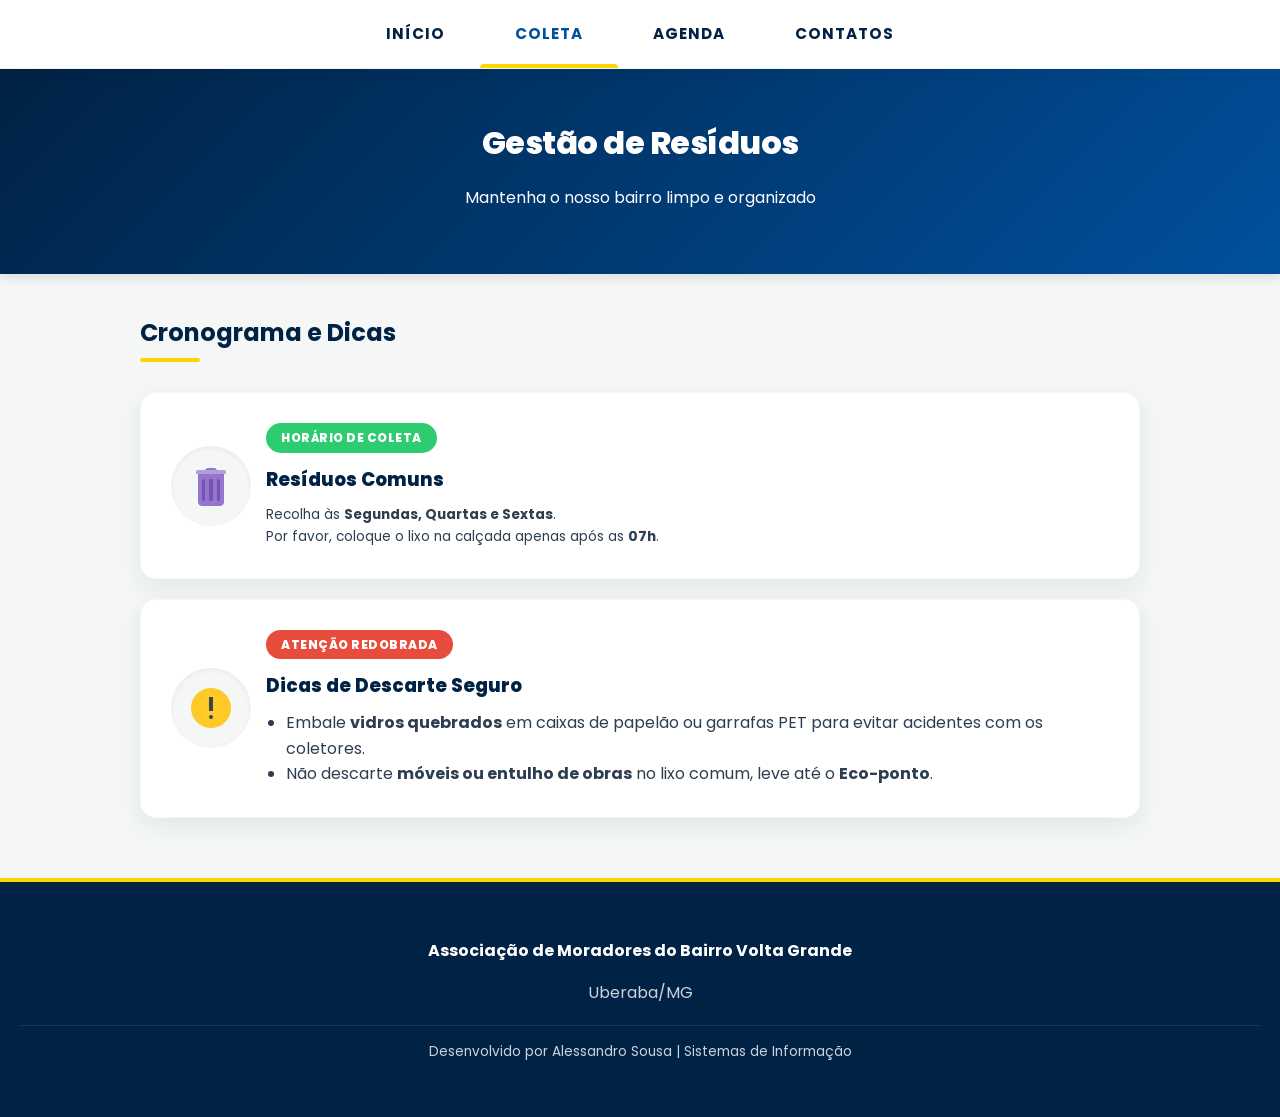
<file: pages/coleta.html>
<!DOCTYPE html>
<html lang="pt-br">

<head>
  <meta charset="UTF-8">
  <meta name="viewport" content="width=device-width, initial-scale=1.0">
  <meta name="description" content="Informações sobre o cronograma de coleta de lixo.">
  <title>Coleta de Lixo - Volta Grande</title>
  <link rel="stylesheet" href="../style.css">
  <link rel="icon" href="../assets/icon/PVG.ico" type="image/ico">

  <!-- Google tag (gtag.js) -->
  <script async src="https://www.googletagmanager.com/gtag/js?id=G-D2LFWP80M2"></script>
  <script>
    window.dataLayer = window.dataLayer || [];
    function gtag() { dataLayer.push(arguments); }
    gtag('js', new Date());

    gtag('config', 'G-D2LFWP80M2');
  </script>

</head>

<body>
  <!-- Menu de navegação principal -->
  <nav class="menu-principal">
    <ul>
      <li><a href="../index.html">Início</a></li>
      <li><a href="coleta.html" class="ativo">Coleta</a></li>
      <li><a href="agenda.html">Agenda</a></li>
      <li><a href="telefones.html">Contatos</a></li>
    </ul>


  </nav>

  <header>
    <h1>Gestão de Resíduos</h1>
    <p>Mantenha o nosso bairro limpo e organizado</p>
  </header>

  <main>
    <section class="agenda">
      <h2>Cronograma e Dicas</h2>

      <div class="lista-eventos lista-coleta">

        <div class="evento-card">
          <div class="evento-icone">
            <img src="../assets/icon/trash--v1.png" alt="Ícone de lixeira representando a coleta de lixo comum">
          </div>
          <div class="evento-info">
            <span class="data-badge" style="background-color: #2ecc71; color: #fff;">Horário de Coleta</span>
            <h3>Resíduos Comuns</h3>
            <p>Recolha às <strong>Segundas, Quartas e Sextas</strong>. <br> Por favor, coloque o lixo na calçada apenas
              após as <strong>07h</strong>.</p>
          </div>
        </div>

        <div class="evento-card">
          <div class="evento-icone">
            <img src="../assets/icon/box-important--v1.png"
              alt="Ícone de caixa com alerta representando dicas de descarte seguro">
          </div>
          <div class="evento-info">
            <span class="data-badge" style="background-color: #e74c3c; color: #fff;">Atenção Redobrada</span>
            <h3>Dicas de Descarte Seguro</h3>
            <ul style="margin: 10px 0 0 0; padding-left: 20px; color: var(--texto-principal);">
              <li>Embale <strong>vidros quebrados</strong> em caixas de papelão ou garrafas PET para evitar acidentes
                com os coletores.</li>
              <li>Não descarte <strong>móveis ou entulho de obras</strong> no lixo comum, leve até o
                <strong>Eco-ponto</strong>.
              </li>
            </ul>
          </div>
        </div>

      </div>
    </section>
  </main>

  <footer>
    <p><strong>Associação de Moradores do Bairro Volta Grande</strong></p>
    <p>Uberaba/MG</p>
    <p class="footer-autor">
      Desenvolvido por Alessandro Sousa | Sistemas de Informação
    </p>
  </footer>

</body>

</html>
</file>
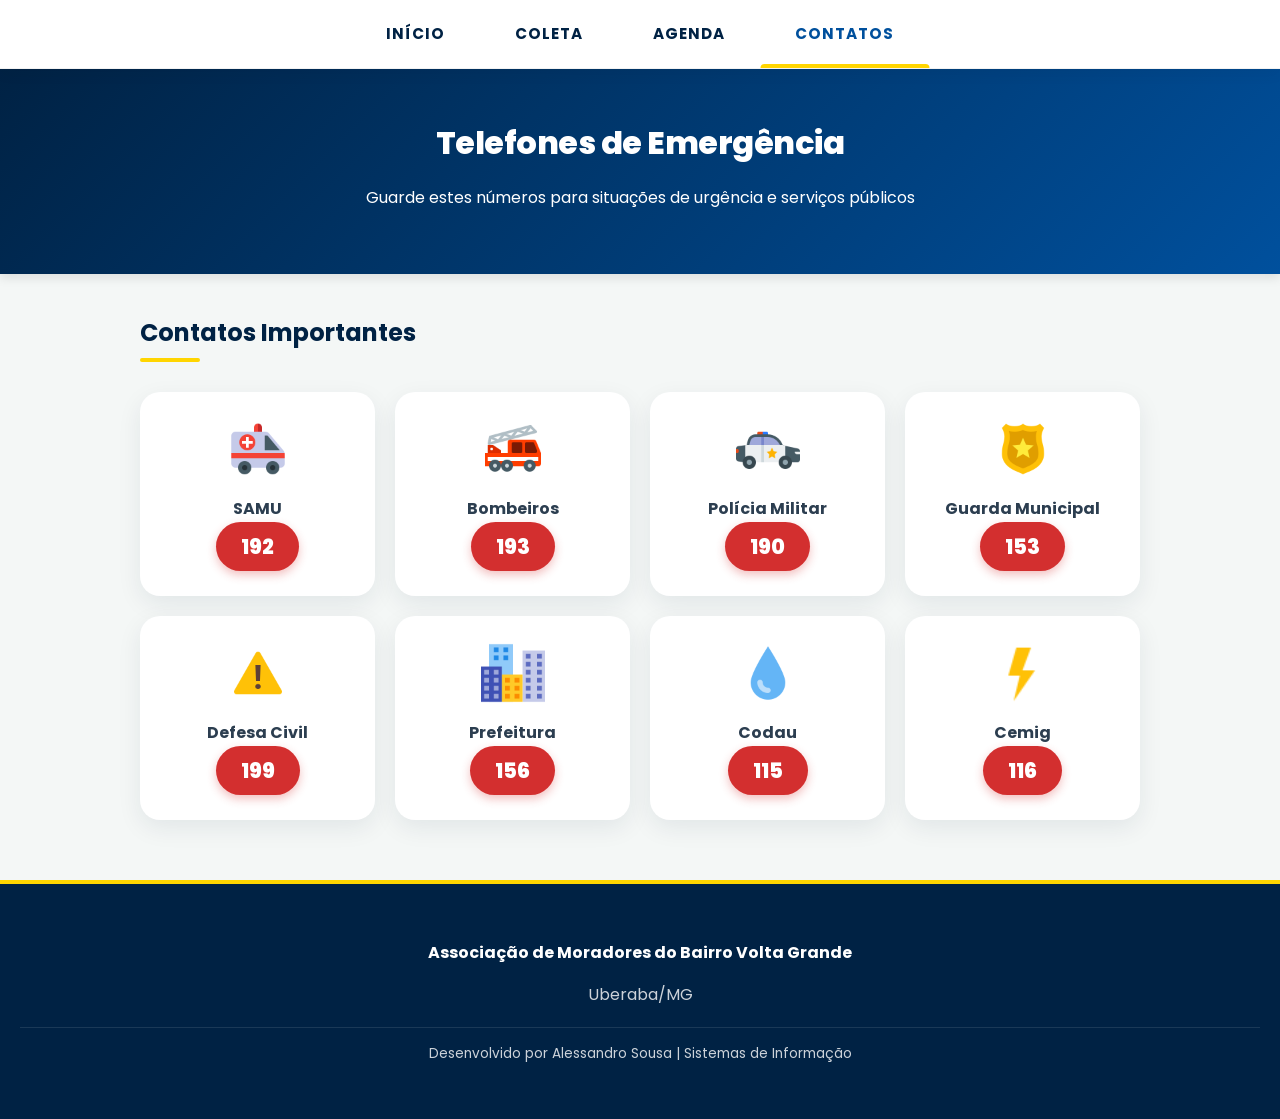
<file: pages/telefones.html>
<!DOCTYPE html>
<html lang="pt-br">

<head>
  <meta charset="UTF-8">
  <meta name="viewport" content="width=device-width, initial-scale=1.0">
  <meta name="description" content="Telefones úteis e de emergência.">

  <title>Telefones Úteis - Volta Grande</title>
  <link rel="stylesheet" href="../style.css">
  <link rel="icon" href="../assets/icon/PVG.ico" type="image/ico">

  <!-- Google tag (gtag.js) -->
  <script async src="https://www.googletagmanager.com/gtag/js?id=G-D2LFWP80M2"></script>
  <script>
    window.dataLayer = window.dataLayer || [];
    function gtag() { dataLayer.push(arguments); }
    gtag('js', new Date());

    gtag('config', 'G-D2LFWP80M2');
  </script>

</head>

<body>
  <!-- Menu de navegação principal -->
  <nav class="menu-principal">
    <ul>
      <li><a href="../index.html">Início</a></li>
      <li><a href="coleta.html">Coleta</a></li>
      <li><a href="agenda.html">Agenda</a></li>
      <li><a href="telefones.html" class="ativo">Contatos</a></li>
    </ul>

  </nav>

  <header>
    <h1>Telefones de Emergência</h1>
    <p>Guarde estes números para situações de urgência e serviços públicos</p>
  </header>

  <main>

    <section class="telefones-uteis">
      <h2>Contatos Importantes</h2>
      <div class="grid-telefones">

        <div class="tel-item">
          <img src="../assets/icon/ambulance.png" alt="Ícone de Ambulância do SAMU" class="icone-img">
          <strong>SAMU</strong>
          <a href="tel:192" title="Clique para ligar para o SAMU (192)"
            aria-label="Ligar para o SAMU no número 192">192</a>
        </div>

        <div class="tel-item">
          <img src="../assets/icon/fire-truck.png" alt="Ícone de Caminhão de Bombeiros" class="icone-img">
          <strong>Bombeiros</strong>
          <a href="tel:193" title="Clique para ligar para os Bombeiros (193)"
            aria-label="Ligar para o Corpo de Bombeiros no número 193">193</a>
        </div>

        <div class="tel-item">
          <img src="../assets/icon/police-car.png" alt="Ícone de Viatura Policial" class="icone-img">
          <strong>Polícia Militar</strong>
          <a href="tel:190" title="Clique para ligar para a Polícia Militar (190)"
            aria-label="Ligar para a Polícia Militar no número 190">190</a>
        </div>

        <div class="tel-item">
          <img src="../assets/icon/police-badge.png" alt="Ícone de Distintivo da Guarda" class="icone-img">
          <strong>Guarda Municipal</strong>
          <a href="tel:153" title="Clique para ligar para a Guarda Municipal (153)"
            aria-label="Ligar para a Guarda Municipal no número 153">153</a>
        </div>

        <div class="tel-item">
          <img src="../assets/icon/error--v1.png" alt="Ícone de Alerta da Defesa Civil" class="icone-img">
          <strong>Defesa Civil</strong>
          <a href="tel:199" title="Clique para ligar para a Defesa Civil (199)"
            aria-label="Ligar para a Defesa Civil no número 199">199</a>
        </div>

        <div class="tel-item">
          <img src="../assets/icon/city-buildings.png" alt="Ícone do Prédio da Prefeitura" class="icone-img">
          <strong>Prefeitura</strong>
          <a href="tel:156" title="Clique para ligar para a Prefeitura (156)"
            aria-label="Ligar para a central da Prefeitura no número 156">156</a>
        </div>

        <div class="tel-item">
          <img src="../assets/icon/water.png" alt="Ícone de Encanamento de Água" class="icone-img">
          <strong>Codau</strong>
          <a href="tel:115" title="Clique para ligar para o Codau (115)"
            aria-label="Ligar para a central de água Codau no número 115">115</a>
        </div>

        <div class="tel-item">
          <img src="../assets/icon/energia.png" alt="Ícone de Energia Elétrica" class="icone-img">
          <strong>Cemig</strong>
          <a href="tel:116" title="Clique para ligar para a Cemig (116)"
            aria-label="Ligar para a central de energia Cemig no número 116">116</a>
        </div>

      </div>
    </section>
  </main>

  <footer>
    <p><strong>Associação de Moradores do Bairro Volta Grande</strong></p>
    <p>Uberaba/MG</p>
    <p class="footer-autor">
      Desenvolvido por Alessandro Sousa | Sistemas de Informação
    </p>
  </footer>

</body>

</html>
</file>
<file: style.css>
/* Importando fonte */
@import url("https://fonts.googleapis.com/css2?family=Poppins:wght@300;400;600;800&display=swap");

/* =========================================
   VARIÁVEIS DE CORES
   ========================================= */
:root {
  --azul-escuro: #002244;
  --azul-primario: #00509d;
  --amarelo-destaque: #ffd500;
  --fundo-site: #f4f7f6;
  --texto-principal: #2c3e50;
  --branco: #ffffff;
  --sombra-suave: 0 8px 24px rgba(0, 34, 68, 0.08);
  --sombra-hover: 0 15px 35px rgba(0, 80, 157, 0.15);
}

/* =========================================
   CONFIGURAÇÕES GERAIS
   ========================================= */
body {
  font-family: "Poppins", sans-serif;
  margin: 0;
  padding: 0;
  background-color: var(--fundo-site);
  color: var(--texto-principal);
  line-height: 1.6;
}

header {
  background: linear-gradient(135deg, var(--azul-escuro), var(--azul-primario));
  color: var(--branco);
  text-align: center;
  padding: 3rem 1rem;
  box-shadow: 0 4px 10px rgba(0, 0, 0, 0.1);
}

header h1 {
  margin: 0 0 10px 0;
  font-weight: 800;
  letter-spacing: -0.5px;
}

main {
  max-width: 1000px;
  margin: 40px auto;
  padding: 0 20px;
}

h2 {
  color: var(--azul-escuro);
  position: relative;
  padding-bottom: 10px;
  margin-bottom: 30px;
}

h2::after {
  content: "";
  position: absolute;
  width: 60px;
  height: 4px;
  background-color: var(--amarelo-destaque);
  bottom: 0;
  left: 0;
  border-radius: 2px;
}

/* =========================================
   BARRA DE NAVEGAÇÃO SUPERIOR (Navbar)
   ========================================= */
.menu-principal {
  background-color: var(--branco);
  position: sticky;
  top: 0;
  z-index: 1000;
  width: 100%;
  box-shadow: 0 4px 15px rgba(0, 0, 0, 0.05);
  border-bottom: 1px solid rgba(0, 0, 0, 0.05);
}

.menu-principal ul {
  list-style: none;
  margin: 0 auto;
  padding: 0;
  display: flex;
  justify-content: center;
  align-items: center;
  max-width: 1000px;
}

.menu-principal a {
  display: block;
  padding: 22px 35px;
  color: var(--azul-escuro);
  text-decoration: none;
  font-weight: 700;
  font-size: 0.95rem;
  text-transform: uppercase;
  letter-spacing: 1px;
  position: relative;
  transition: color 0.3s ease;
}

.menu-principal a::after {
  content: "";
  position: absolute;
  width: 0;
  height: 4px;
  bottom: 0;
  left: 50%;
  background-color: var(--amarelo-destaque);
  transition: all 0.3s ease-in-out;
  transform: translateX(-50%);
  border-radius: 4px 4px 0 0;
}

.menu-principal a:hover,
.menu-principal a.ativo {
  color: var(--azul-primario);
}

.menu-principal a:hover::after,
.menu-principal a.ativo::after {
  width: 100%; /* Força a linha amarela a ficar 100% visível na página ativa */
}

/* =========================================
   WIDGET DE CLIMA
   ========================================= */
.clima-container {
  background: rgba(255, 255, 255, 0.15);
  backdrop-filter: blur(5px);
  display: inline-flex;
  justify-content: center;
  align-items: center;
  padding: 8px 20px;
  border-radius: 30px;
  margin-top: 15px;
  border: 1px solid rgba(255, 255, 255, 0.2);
  max-width: 95%;
  box-sizing: border-box;
}

#clima-texto {
  display: flex;
  align-items: center;
  justify-content: center;
  flex-wrap: wrap;
  gap: 4px 8px;
  font-size: 0.95rem;
  line-height: 1.4;
}

#clima-texto img {
  width: 32px;
  height: 32px;
  margin-right: -4px;
}

/* =========================================
   GALERIA DE IMAGENS
   ========================================= */
.grid-fotos {
  display: grid;
  /* O pulo do gato: o cartão nunca será menor que 220px e se adapta sozinho! */
  grid-template-columns: repeat(auto-fit, minmax(220px, 1fr));
  gap: 20px;
  width: 100%; /* Garante que a galeria ocupe todo o espaço até à direita */
}

.foto-item {
  background: var(--branco);
  border-radius: 16px;
  padding: 12px;
  box-shadow: var(--sombra-suave);
  text-align: center;
  transition:
    transform 0.3s ease,
    box-shadow 0.3s ease;
  border: 1px solid rgba(0, 0, 0, 0.03);
}

.foto-item:hover {
  transform: translateY(-8px);
  box-shadow: var(--sombra-hover);
}

.imagem-container {
  width: 100%;
  height: 180px;
  border-radius: 12px;
  overflow: hidden;
  margin-bottom: 15px;
}

.imagem-container img {
  width: 100%;
  height: 100%;
  object-fit: cover;
  transition: transform 0.5s ease;
}

.foto-item:hover .imagem-container img {
  transform: scale(1.1);
}

/* =========================================
   AGENDA E COLETA (Cards de Eventos)
   ========================================= */
.lista-eventos {
  display: grid;
  grid-template-columns: repeat(4, 1fr);
  gap: 20px;
}

.evento-card {
  background: var(--branco);
  border-radius: 16px;
  padding: 25px 15px;
  display: flex;
  flex-direction: column;
  align-items: center;
  text-align: center;
  gap: 15px;
  box-shadow: var(--sombra-suave);
  border: 1px solid rgba(0, 0, 0, 0.03);
  transition:
    transform 0.4s cubic-bezier(0.175, 0.885, 0.32, 1.275),
    box-shadow 0.4s ease;
}

.evento-card:hover {
  transform: translateY(-8px);
  box-shadow: var(--sombra-hover);
  border-bottom: 4px solid var(--azul-primario);
}

.evento-icone {
  background: var(--fundo-site);
  width: 80px;
  height: 80px;
  border-radius: 50%;
  display: flex;
  justify-content: center;
  align-items: center;
  flex-shrink: 0;
  box-shadow: inset 0 2px 5px rgba(0, 0, 0, 0.05);
}

.evento-icone img {
  width: 48px;
  height: 48px;
  transition: transform 0.4s ease;
}

.evento-card:hover .evento-icone img {
  transform: scale(1.15) rotate(5deg);
}

.evento-info {
  flex-grow: 1;
}

.data-badge {
  background: var(--amarelo-destaque);
  color: var(--azul-escuro);
  font-weight: 800;
  font-size: 0.75rem;
  text-transform: uppercase;
  padding: 5px 15px;
  border-radius: 20px;
  display: inline-block;
  margin-bottom: 12px;
  letter-spacing: 0.5px;
}

.evento-info h3 {
  margin: 0 0 10px 0;
  color: var(--azul-escuro);
  font-size: 1.15rem;
  font-weight: 800;
}

.evento-info p {
  margin: 0;
  color: var(--texto-principal);
  font-size: 0.85rem;
}

/* =========================================
   TELEFONES ÚTEIS (Grid de Contatos)
   ========================================= */
.grid-telefones {
  display: grid;
  grid-template-columns: repeat(4, 1fr);
  gap: 20px;
}

.tel-item {
  background: var(--branco);
  padding: 25px 15px;
  border-radius: 20px;
  text-align: center;
  box-shadow: var(--sombra-suave);
  transition: all 0.4s cubic-bezier(0.175, 0.885, 0.32, 1.275);
  display: flex;
  flex-direction: column;
  align-items: center;
}

.tel-item:hover {
  transform: translateY(-10px);
  box-shadow: var(--sombra-hover);
}

.tel-item img.icone-img {
  width: 64px;
  height: 64px;
  margin-bottom: 15px;
}

.tel-item a {
  color: var(--branco);
  background-color: #d32f2f;
  font-size: 1.3rem;
  font-weight: 800;
  text-decoration: none;
  padding: 8px 25px;
  border-radius: 30px;
  box-shadow: 0 4px 10px rgba(211, 47, 47, 0.3);
}

/* =========================================
   AJUSTES ESPECÍFICOS: PÁGINA DE COLETA
   ========================================= */
.lista-coleta {
  display: flex !important;
  flex-direction: column;
  width: 100%;
  margin: 0;
}

.lista-coleta .evento-card {
  flex-direction: row;
  text-align: left;
  padding: 30px;
  width: 100%;
  box-sizing: border-box;
}

/* =========================================
   FOOTER (Rodapé Institucional)
   ========================================= */
footer {
  background-color: var(--azul-escuro);
  color: rgba(255, 255, 255, 0.8);
  text-align: center;
  padding: 40px 20px;
  margin-top: 60px;
  border-top: 4px solid var(--amarelo-destaque);
}

footer strong {
  color: var(--branco);
}

.footer-autor {
  margin-top: 20px;
  font-size: 0.85rem;
  padding-top: 15px;
  border-top: 1px solid rgba(255, 255, 255, 0.1);
}

/* =========================================
   ÁREA ADMINISTRATIVA E MODAIS
   ========================================= */
.modal-overlay {
  position: fixed;
  top: 0;
  left: 0;
  width: 100%;
  height: 100%;
  background: rgba(0, 34, 68, 0.8);
  display: flex;
  justify-content: center;
  align-items: center;
  z-index: 2000;
  backdrop-filter: blur(5px);
}

.modal-content {
  background: var(--branco);
  padding: 30px;
  border-radius: 16px;
  width: 90%;
  max-width: 400px;
  box-shadow: var(--sombra-hover);
  display: flex;
  flex-direction: column;
  gap: 15px;
}

.modal-content input,
.modal-content textarea {
  width: 100%;
  padding: 10px;
  border: 1px solid #ccc;
  border-radius: 8px;
  font-family: inherit;
  box-sizing: border-box;
}

.btn-admin {
  background: var(--azul-primario);
  color: white;
  border: none;
  padding: 10px 20px;
  border-radius: 8px;
  font-weight: bold;
  cursor: pointer;
  transition: background 0.3s;
}

.btn-admin:hover {
  background: var(--azul-escuro);
}

.btn-fechar-modal {
  background: transparent;
  color: #e74c3c;
  border: none;
  cursor: pointer;
  font-weight: 600;
}

.admin-actions {
  display: flex;
  gap: 10px;
  margin-top: 15px;
  width: 100%;
  justify-content: center;
}

.btn-editar {
  background: #f39c12;
  color: white;
  border: none;
  padding: 5px 15px;
  border-radius: 5px;
  cursor: pointer;
}

.btn-excluir {
  background: #e74c3c;
  color: white;
  border: none;
  padding: 5px 15px;
  border-radius: 5px;
  cursor: pointer;
}

/* =========================================
   RESPONSIVIDADE CONSOLIDADA (MOBILE)
   ========================================= */
@media (max-width: 768px) {
  /* Ajustes do Menu Principal */
  .menu-principal ul {
    flex-wrap: wrap;
  }
  .menu-principal a {
    padding: 12px 15px;
    font-size: 0.85rem;
  }
  .menu-principal a::after {
    display: none;
  }

  /* Ajustes do Cabeçalho e Clima */
  header {
    padding: 2rem 1rem;
  }
  header h1 {
    font-size: 1.5rem;
  }
  header p {
    font-size: 0.85rem;
    margin-bottom: 15px;
  }

  #clima-texto {
    font-size: 0.8rem;
  }

  /* Ajustes das Grelhas (Grids) */
  .grid-telefones {
    grid-template-columns: repeat(2, 1fr);
    gap: 15px;
  }

  .grid-fotos {
    grid-template-columns: repeat(2, 1fr);
    gap: 12px;
  }
  .imagem-container {
    height: 120px;
    margin-bottom: 10px;
  }
  .foto-item p {
    font-size: 0.8rem;
  }
  .foto-item {
    padding: 8px;
  }

  .lista-eventos {
    grid-template-columns: repeat(2, 1fr);
    gap: 15px;
  }
  .evento-card {
    padding: 20px 10px;
  }
  .evento-info h3 {
    font-size: 1rem;
  }
  .evento-info p {
    font-size: 0.75rem;
  }

  /* Ajustes específicos para a Página de Coleta no Mobile */
  .lista-coleta .evento-card {
    flex-direction: column;
    text-align: center;
    padding: 25px 15px;
  }
  .lista-coleta ul {
    text-align: left;
    display: inline-block;
  }
}

/* Regras específicas para Celulares muito pequenos (até 576px) */
@media (max-width: 576px) {
  .tel-item {
    padding: 20px 10px;
  }
  .tel-item img.icone-img {
    width: 48px;
    height: 48px;
  }

  .evento-card {
    flex-direction: column;
    text-align: center;
    gap: 15px;
  }
}

/* Ajuste extra para ecrãs muito pequenos */
@media (max-width: 380px) {
  .menu-principal a {
    padding: 10px 5px;
    font-size: 0.75rem;
  }
}

/* =========================================
   GALERIA INTERNA (FOTOS DO ÁLBUM)
   ========================================= */
.grid-fotos-interna {
  display: grid;
  grid-template-columns: repeat(auto-fill, minmax(150px, 1fr));
  gap: 15px;
  max-height: 50vh; /* Se tiver muita foto, cria barra de rolagem só aqui dentro */
  overflow-y: auto;
  padding: 5px;
}

.foto-modal-item {
  position: relative;
  border-radius: 8px;
  overflow: hidden;
  box-shadow: var(--sombra-suave);
}

.foto-modal-item img {
  width: 100%;
  height: 150px;
  object-fit: cover;
  display: block;
}

/* Botão de excluir foto (Admin) */
.btn-excluir-foto {
  position: absolute;
  top: 5px;
  right: 5px;
  background: #e74c3c;
  color: white;
  border: none;
  border-radius: 50%;
  width: 30px;
  height: 30px;
  cursor: pointer;
  font-weight: bold;
  display: flex;
  justify-content: center;
  align-items: center;
  box-shadow: 0 2px 5px rgba(0, 0, 0, 0.3);
}

.btn-excluir-foto:hover {
  background: #c0392b;
}

/* =========================================
   LIGHTBOX (FOTO AMPLIADA)
   ========================================= */
#img-lightbox {
  max-width: 90%;
  max-height: 85vh; /* Ocupa no máximo 85% da altura da tela */
  border-radius: 8px;
  box-shadow: 0 10px 30px rgba(0, 0, 0, 0.8);
  object-fit: contain; /* Garante que a foto não seja cortada nem esticada */
}

.btn-fechar-lightbox {
  position: absolute;
  top: 20px;
  right: 30px;
  color: #fff;
  font-size: 45px;
  font-weight: bold;
  cursor: pointer;
  transition: color 0.3s;
}

.btn-fechar-lightbox:hover {
  color: #e74c3c; /* Fica vermelho ao passar o mouse */
}

/* Efeito de "clicável" nas fotos pequenas do álbum */
.foto-modal-item img {
  cursor: pointer;
  transition: transform 0.3s ease;
}

.foto-modal-item img:hover {
  transform: scale(1.05); /* Dá um leve zoom quando o mouse passa por cima */
}

/* =========================================
   AGENDA DE EVENTOS
   ========================================= */
.grid-eventos {
  display: grid;
  grid-template-columns: repeat(auto-fit, minmax(300px, 1fr));
  gap: 20px;
}

.cartao-evento {
  background: #fff;
  border-radius: 8px;
  padding: 20px;
  box-shadow: var(--sombra-suave);
  border-left: 5px solid var(--amarelo-secundario);
  position: relative;
}

.cartao-evento h3 {
  color: var(--azul-primario);
  margin-bottom: 10px;
}

.cartao-evento p {
  margin-bottom: 8px;
  font-size: 0.95rem;
}

/* Painel de botões do Admin no cartão */
.acoes-admin-evento {
  margin-top: 15px;
  display: flex;
  gap: 10px;
  border-top: 1px solid #eee;
  padding-top: 10px;
}

.btn-editar,
.btn-deletar {
  padding: 5px 10px;
  border: none;
  border-radius: 4px;
  cursor: pointer;
  font-weight: bold;
}

.btn-editar {
  background: #3498db;
  color: white;
}
.btn-deletar {
  background: #e74c3c;
  color: white;
}

/* =========================================
   BOTÃO DE SAIR (LOGOUT ADMIN)
   ========================================= */
.btn-sair {
  background: #e74c3c;
  color: white;
  border: none;
  padding: 8px 15px;
  border-radius: 50px;
  cursor: pointer;
  font-weight: bold;
  margin-left: 20px;
  box-shadow: 0 2px 4px rgba(0, 0, 0, 0.2);
  transition: background 0.3s ease;
  position: absolute;
  right: 10px;
  top: 10px;
}

.btn-sair:hover {
  background: #c0392b;
}

/* =========================================
   MARCADOR PERSONALIZADO DO MAPA (CENTRALIZADO)
   ========================================= */
.marcador-personalizado {
  background-color: white;
  border: 2px solid var(--azul-primario, #0b5ed7);
  border-radius: 50%;
  
  /* O !important bloqueia a interferência do Leaflet */
  display: flex !important;
  align-items: center !important;
  justify-content: center !important;
  
  box-shadow: 0 4px 8px rgba(0,0,0,0.4);
  margin: 0 !important;
  padding: 0 !important;
  
  /* Mantém tudo contido dentro da "bolinha" */
  overflow: hidden; 
}

/* 1. Se estiver a usar texto ou Emojis lá dentro */
.marcador-personalizado div,
.marcador-personalizado span {
  display: flex;
  align-items: center;
  justify-content: center;
  width: 100%;
  height: 100%;
  line-height: 1; /* Remove espaços invisíveis acima/abaixo da letra */
  font-size: 24px !important;
}

/* 2. Se estiver a usar Imagens Reais (PNG/SVG) lá dentro */
.marcador-personalizado img {
  width: 85%; /* Deixa uma margem branca elegante à volta da imagem */
  height: 85%;
  object-fit: contain; /* Evita que a imagem fique esticada/deformada */
  display: block;
}

/* =========================================
   LEGENDA DO MAPA
   ========================================= */
.legenda-mapa {
  display: flex;
  flex-wrap: wrap; /* Permite que os itens saltem para a linha de baixo se o ecrã do telemóvel for pequeno */
  justify-content: center; /* Centra os itens */
  gap: 15px 25px; /* Espaço vertical e horizontal entre cada item */
  background-color: #ffffff;
  padding: 15px 20px;
  border-radius: 0 0 8px 8px; /* Arredonda apenas os cantos de baixo */
  box-shadow: 0 4px 6px rgba(0,0,0,0.05); /* Sombra suave idêntica ao mapa */
  border-top: 1px solid #eeeeee; /* Uma linha muito fina para separar do mapa */
}

.legenda-item {
  display: flex;
  align-items: center;
  font-size: 0.9rem;
  color: #444;
  font-weight: 500;
}

.legenda-item span {
  margin-right: 6px;
  font-size: 1.1rem;

}

/* =========================================
   EFEITO DE LUZ (GLOW) NOS CARTÕES DA GALERIA
   ========================================= */
.foto-item {
  background-color: #ffffff;
  border-radius: 10px;
  overflow: hidden;
  padding-bottom: 10px; /* Dá um respiro para o texto dentro do cartão */
  
  /* AQUI ESTÁ A MÁGICA DA LUZ: 
     0 0 significa que a luz está centralizada atrás do cartão.
     15px é o desfoque (espalhamento).
     rgba(11, 94, 215, 0.3) é a cor azul primária do seu site com 30% de transparência. */
  box-shadow: 0 0 15px rgba(11, 94, 215, 0.3); 
  
  /* Deixa a animação de passar o rato bem suave */
  transition: all 0.3s ease; 
}

/* O efeito quando o rato (mouse) passa por cima */
.foto-item:hover {
  /* Aumentamos o desfoque para 25px e a cor para 60% (Luz mais forte) */
  box-shadow: 0 0 25px rgba(11, 94, 215, 0.7); 
  
  /* Faz o cartão dar um pequeno "pulo" de 5 pixels para cima */
  transform: translateY(-5px); 
}
</file>
